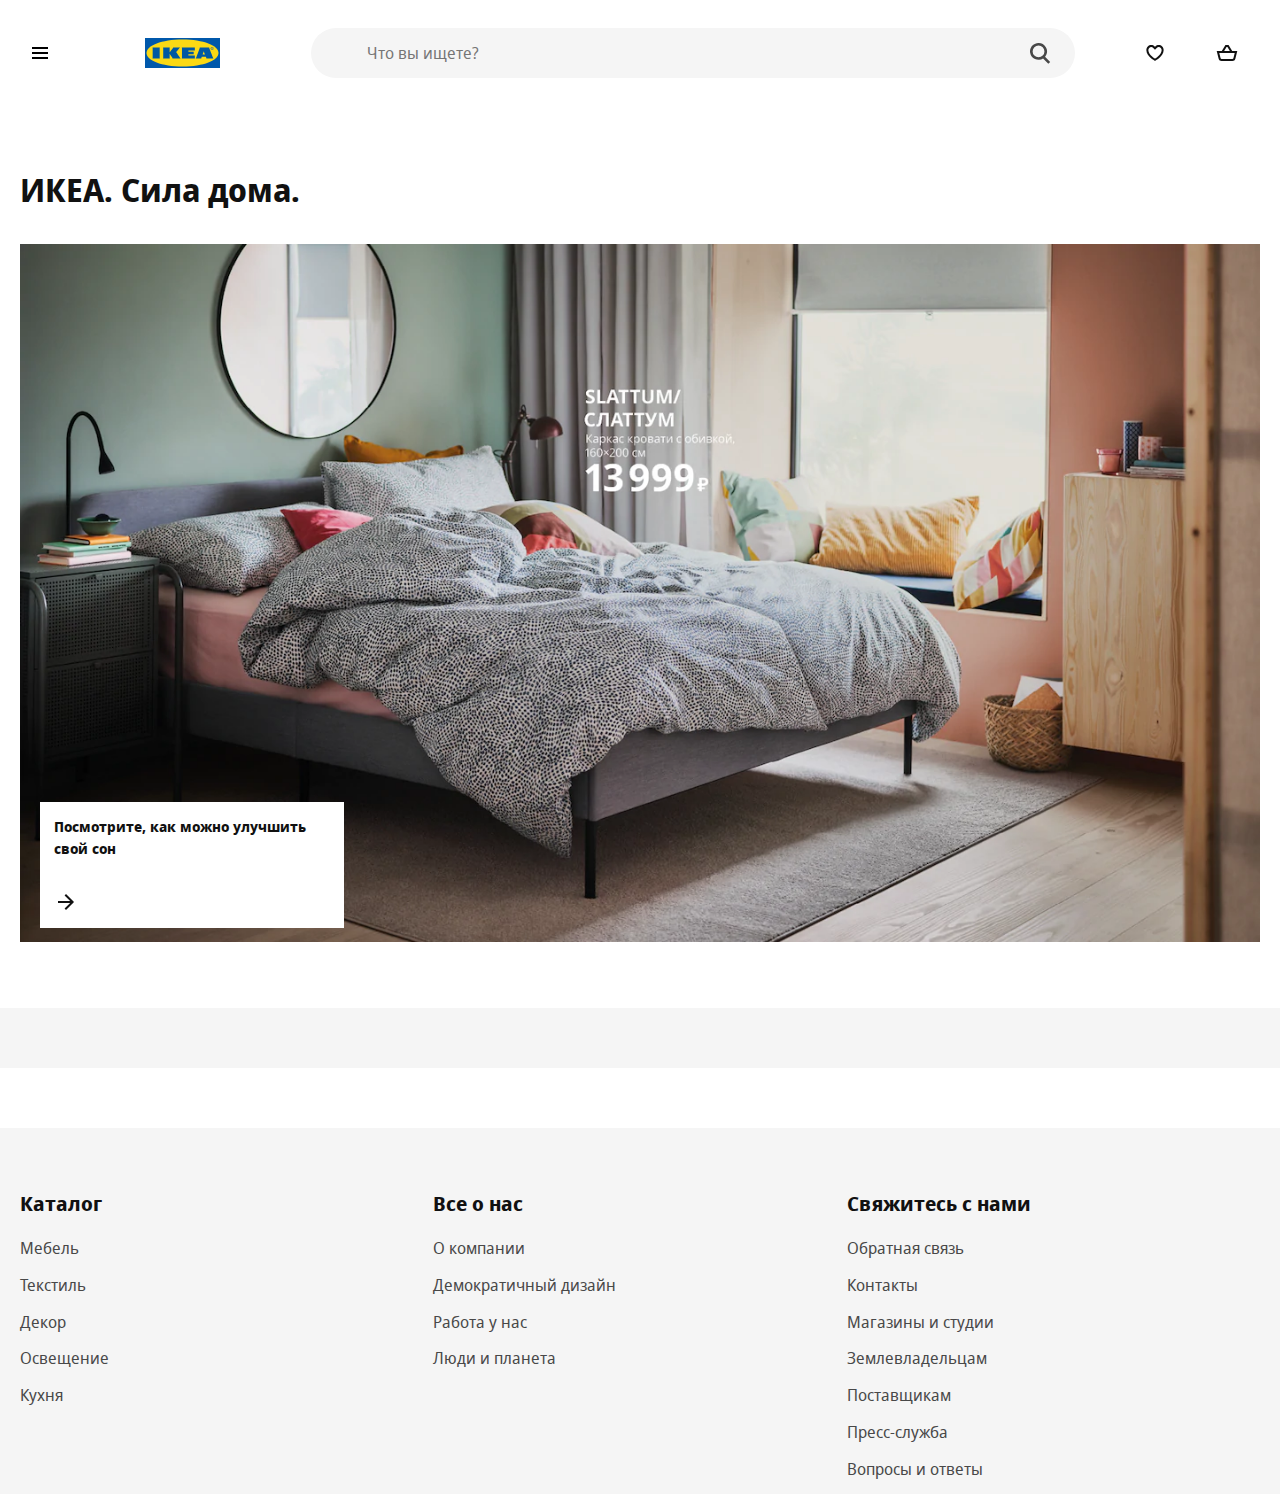
<file: index.html>
<!DOCTYPE html>
<html lang="en">
<head>
    <meta charset="UTF-8">
    <meta name="viewport"
          content="width=device-width, user-scalable=no, initial-scale=1.0, maximum-scale=1.0, minimum-scale=1.0">
    <meta http-equiv="X-UA-Compatible" content="ie=edge">
    <link rel="apple-touch-icon" sizes="180x180" href="favicon/apple-touch-icon.png">
    <link rel="icon" type="image/png" sizes="32x32" href="favicon/favicon-32x32.png">
    <link rel="icon" type="image/png" sizes="16x16" href="favicon/favicon-16x16.png">
    <link rel="mask-icon" href="favicon/safari-pinned-tab.svg" color="#0058ab">
    <meta name="msapplication-TileColor" content="#0058ab">
    <meta name="theme-color" content="#0058ab">
    <meta name="description" content="Магазин IKEA - все для твоего  комфрта, кек">
    <title>ИКЕА - официальный интернет-магазин мебели - IKEA</title>
    <link rel="stylesheet" href="styles.css">

    <script src="js/index.js" defer type="module"></script>

</head>
<body>

<main>
    <div class="container">
        <h1 class="main-header">ИКЕА. Сила дома.</h1>
        <aside class="offer">
            <a href="card.html#idd059">
                <picture>
                    <source srcset="image/b47e07ee97fd5f9bf030d258d462a945.webp" type="image/webp">
                    <img src="image/b47e07ee97fd5f9bf030d258d462a945.jpg" alt="СЛАТТУМ">
                </picture>

            </a>
            <a class="offer-extra" href="goods.html?subcat=Кровати">
                <p>Посмотрите, как можно улучшить свой сон</p>
                <svg focusable="false" viewBox="0 0 24 24" class="offer-arrow" aria-hidden="true">
                    <path fill-rule="evenodd" clip-rule="evenodd"
                          d="M19.2937 12.7074L20.0008 12.0003L19.2938 11.2932L12.0008 3.99927L10.5865 5.41339L16.1727 11.0003H4V13.0003H16.1723L10.5855 18.5868L11.9996 20.0011L19.2937 12.7074Z"></path>
                </svg>
            </a>
        </aside>
    </div>
</main>
<footer>
    <div class="container">
</body>
</html>
</file>
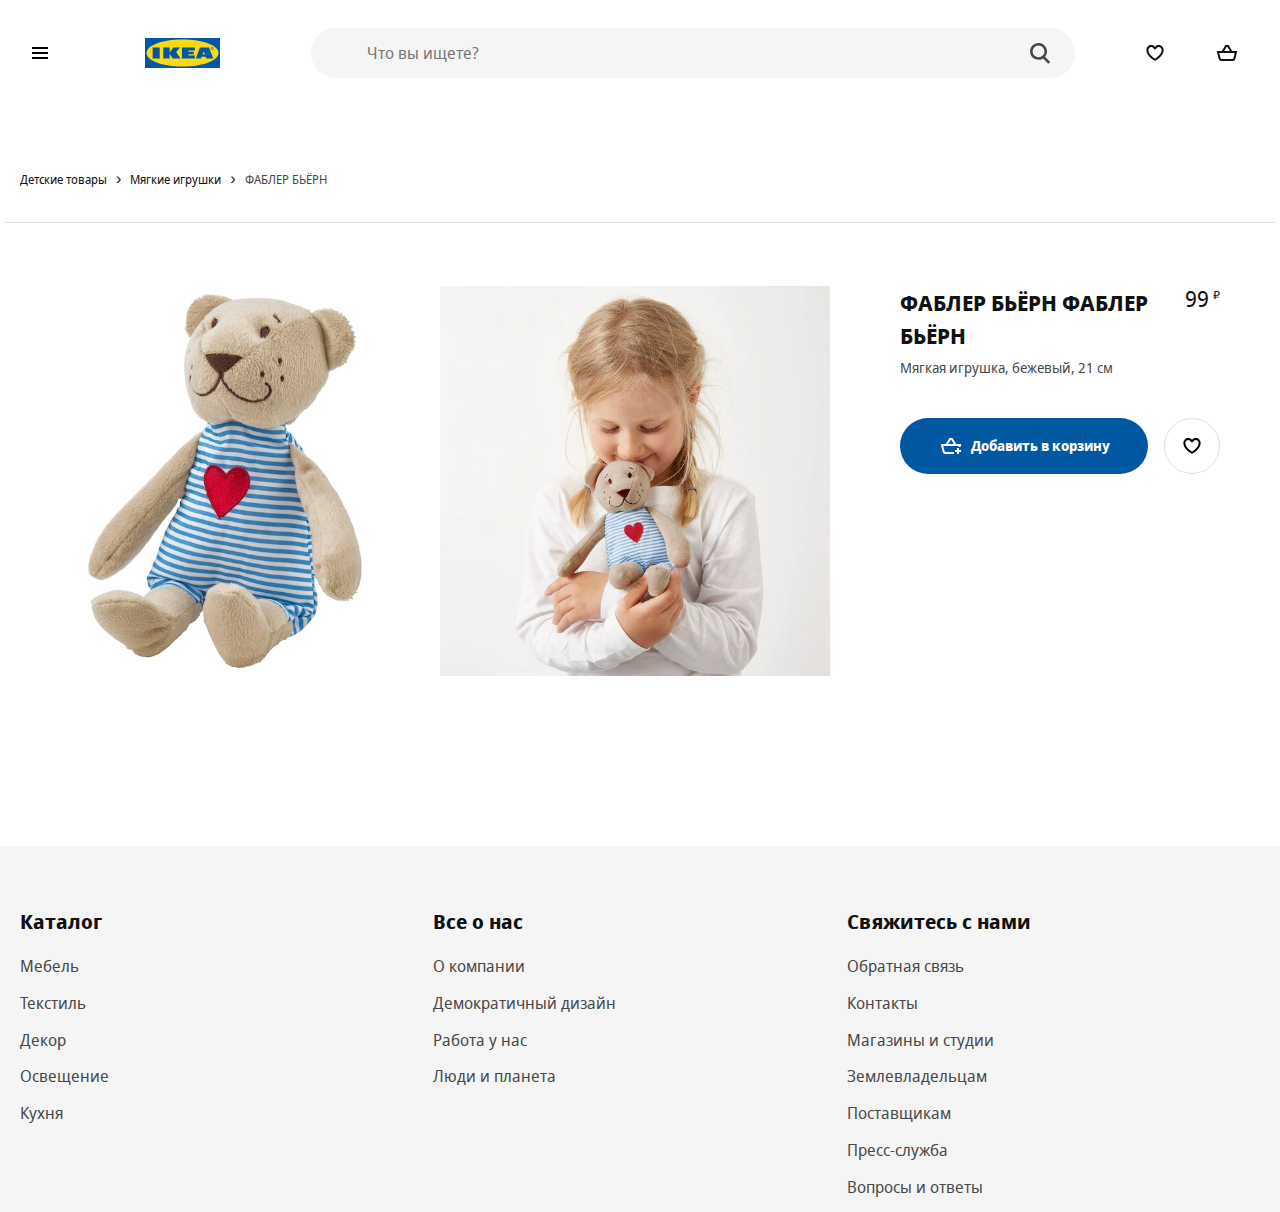
<file: card.html>
<!DOCTYPE html>
<html lang="en">
<head>
	<meta charset="UTF-8">
	<meta name="viewport" content="width=device-width, user-scalable=no, initial-scale=1.0, maximum-scale=1.0, minimum-scale=1.0">
	<meta http-equiv="X-UA-Compatible" content="ie=edge">
	<link rel="apple-touch-icon" sizes="180x180" href="favicon/apple-touch-icon.png">
	<link rel="icon" type="image/png" sizes="32x32" href="favicon/favicon-32x32.png">
	<link rel="icon" type="image/png" sizes="16x16" href="favicon/favicon-16x16.png">
	<link rel="mask-icon" href="favicon/safari-pinned-tab.svg" color="#0058ab">
	<meta name="msapplication-TileColor" content="#0058ab">
	<meta name="theme-color" content="#0058ab">
	<title>Детские игрушки - IKEA</title>
	<link rel="stylesheet" href="styles.css">

	<script src="js/index.js" defer type="module"></script>
</head>
<body>
<main>
	<div class="container">
		<div class="breadcrumb">
			<nav role="navigation" aria-label="Breadcrumb" class="breadcrumb__nav">
				<ul class="breadcrumb__list">

					<li class="breadcrumb__list-item">
						<a href="goods.html?cat=Детские товары" class="breadcrumb__link"><span>Детские товары</span></a>
					</li>

					<li class="breadcrumb__list-item">
						<a href="goods.html?cat=Мягкие игрушки" class="breadcrumb__link"><span>Мягкие игрушки</span></a>
					</li>

					<li class="breadcrumb__list-item">
						<a href="#" class="breadcrumb__link"><span>ФАБЛЕР БЬЁРН</span></a>
					</li>

				</ul>
			</nav>
		</div>

		<div class="good wrapper">
			<div class="good-images">
				<div class="good-image__item">
					<img src="image/fabler-byorn-myagkaya-igrushka-bezhevyy__0710165_PE727396_S5.jpg" alt="">
				</div>
				<div class="good-image__item">
					<img src="image/fabler-byorn-myagkaya-igrushka-bezhevyy__0876865_PE611124_S5.jpg" alt="">
				</div>
			</div>
			<div class="good-item"> <!-- not-in-stock - нет в наличии-->
				<p class="good-item__new">Новинка</p>

				<div class="good-item__section">
					<div>
						<h2 class="good-item__header">ФАБЛЕР БЬЁРН ФАБЛЕР БЬЁРН</h2>
						<p class="good-item__description">Мягкая игрушка, бежевый, 21 см</p>

					</div>
					<p class="good-item__price">
						<span class="good-item__empty">Нет в наличии</span>
						<span class="good-item__price-value">99</span>
						<span class="good-item__currency">₽</span>
					</p>

				</div>
				<div class="good-item__buttons">
					<button type="button" class="btn btn-good" data-idd="idd001">
						<svg focusable="false" viewBox="0 0 24 24" class="btn-good-svg" aria-hidden="true">
							<path fill-rule="evenodd" clip-rule="evenodd" d="M10.4372 4H10.9993H12.0003H12.9996H13.5616L13.8538 4.48014L17.2112 9.99713H21H22.2806L21.9702 11.2396L21.5303 13H19.4688L19.7194 11.9971H4.28079L5.59143 17.2397C5.70272 17.6848 6.1027 17.9971 6.56157 17.9971H15V19.9971H6.56157C5.18496 19.9971 3.98502 19.0602 3.65114 17.7247L2.02987 11.2397L1.71924 9.99713H3.00002H6.78793L10.145 4.48017L10.4372 4ZM12.4375 6L14.87 9.99713H9.12911L11.5614 6H12.0003H12.4375ZM17.9961 16V14H19.9961V16H21.9961V18H19.9961V20H17.9961V18H15.9961V16H17.9961Z"></path>
						</svg>

						<span class="btn-good__label">Добавить в корзину</span>
					</button>
					<button type="button" class="btn btn-add-wishlist" data-idd="idd001">
						<svg focusable="false" viewBox="0 0 24 24" class="btn-add-wishlist__svg" aria-hidden="true">
							<path fill-rule="evenodd" clip-rule="evenodd" d="M12.336 5.52055C14.2336 3.62376 17.3096 3.62401 19.2069 5.52129C20.2067 6.52115 20.6796 7.85005 20.6259 9.15761C20.6151 12.2138 18.4184 14.8654 16.4892 16.6366C15.4926 17.5517 14.5004 18.2923 13.7593 18.8036C13.3879 19.0598 13.0771 19.2601 12.8574 19.3973C12.7475 19.466 12.6601 19.519 12.5992 19.5555C12.5687 19.5737 12.5448 19.5879 12.5279 19.5978L12.5079 19.6094L12.502 19.6129L12.5001 19.614C12.5001 19.614 12.4989 19.6147 11.9999 18.748C11.501 19.6147 11.5005 19.6144 11.5005 19.6144L11.4979 19.6129L11.4919 19.6094L11.472 19.5978C11.4551 19.5879 11.4312 19.5737 11.4007 19.5555C11.3397 19.519 11.2524 19.466 11.1425 19.3973C10.9227 19.2601 10.612 19.0598 10.2405 18.8036C9.49947 18.2923 8.50726 17.5517 7.51063 16.6366C5.58146 14.8654 3.38477 12.2139 3.37399 9.15765C3.32024 7.85008 3.79314 6.52117 4.79301 5.52129C6.69054 3.62376 9.76704 3.62376 11.6646 5.52129L11.9993 5.856L12.3353 5.52129L12.336 5.52055ZM11.9999 18.748L11.5005 19.6144L11.9999 19.9019L12.4989 19.6147L11.9999 18.748ZM11.9999 17.573C12.1727 17.462 12.384 17.3226 12.6236 17.1573C13.3125 16.6821 14.2267 15.9988 15.1366 15.1634C17.0157 13.4381 18.6259 11.2919 18.6259 9.13506V9.11213L18.627 9.08922C18.6626 8.31221 18.3844 7.52727 17.7926 6.9355C16.6762 5.81903 14.866 5.81902 13.7495 6.9355L13.7481 6.93689L11.9965 8.68166L10.2504 6.9355C9.13387 5.81903 7.3237 5.81903 6.20722 6.9355C5.61546 7.52727 5.33724 8.31221 5.3729 9.08922L5.37395 9.11213V9.13507C5.37395 11.2919 6.98418 13.4381 8.86325 15.1634C9.77312 15.9988 10.6874 16.6821 11.3762 17.1573C11.6159 17.3226 11.8271 17.462 11.9999 17.573Z"></path>
						</svg>
					</button>
				</div>

			</div>
		</div>


	</div>
</main>
</body>
</html>
</file>
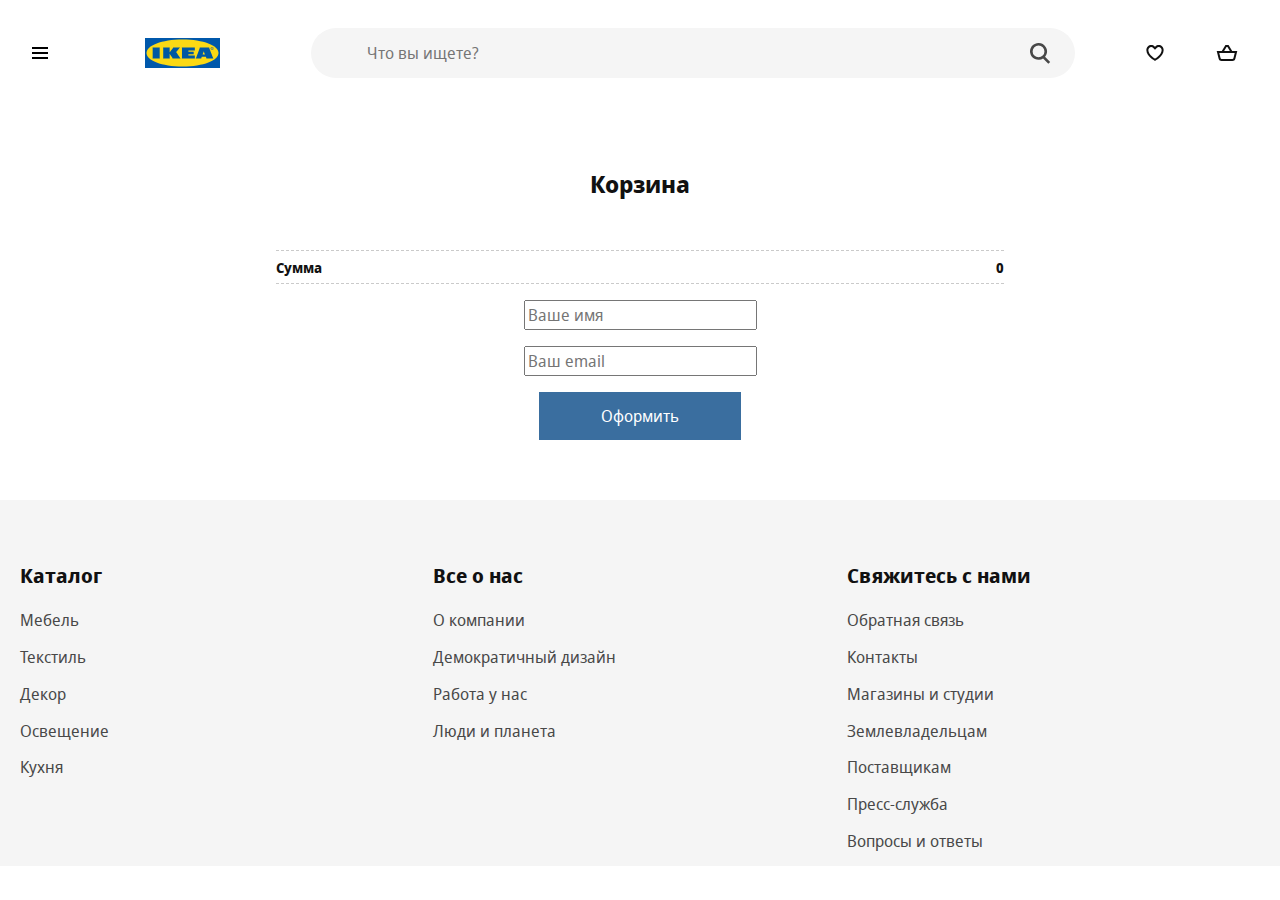
<file: cart.html>
<!DOCTYPE html>
<html lang="en">
<head>
	<meta charset="UTF-8">
	<meta name="viewport" content="width=device-width, user-scalable=no, initial-scale=1.0, maximum-scale=1.0, minimum-scale=1.0">
	<meta http-equiv="X-UA-Compatible" content="ie=edge">
	<link rel="apple-touch-icon" sizes="180x180" href="favicon/apple-touch-icon.png">
	<link rel="icon" type="image/png" sizes="32x32" href="favicon/favicon-32x32.png">
	<link rel="icon" type="image/png" sizes="16x16" href="favicon/favicon-16x16.png">
	<link rel="mask-icon" href="favicon/safari-pinned-tab.svg" color="#0058ab">
	<meta name="msapplication-TileColor" content="#0058ab">
	<meta name="theme-color" content="#0058ab">
	<title>Корзина - IKEA</title>
	<link rel="stylesheet" href="styles.css">

	<script src="js/index.js" defer type="module"></script>
</head>
<body>
<main>
	<div class="container cart-wrapper">
		<h2 class="cart-header">Корзина</h2>
		<ul class="cart-list">
			
		</ul>
		<div class="cart-total">
			<span class="cart-total-label">Сумма</span>
			<span class="cart-total-price">297.-</span>
		</div>

		<form id="form" class="cart-form">
			<label>
				<input type="text" name="name" placeholder="Ваше имя">
			</label>
			<label>
				<input type="email" name="email" placeholder="Ваш email">
			</label>
			<button type="submit" class="cart-checkout">Оформить</button>
		</form>
	</div>
</main>
</body>
</html>
</file>
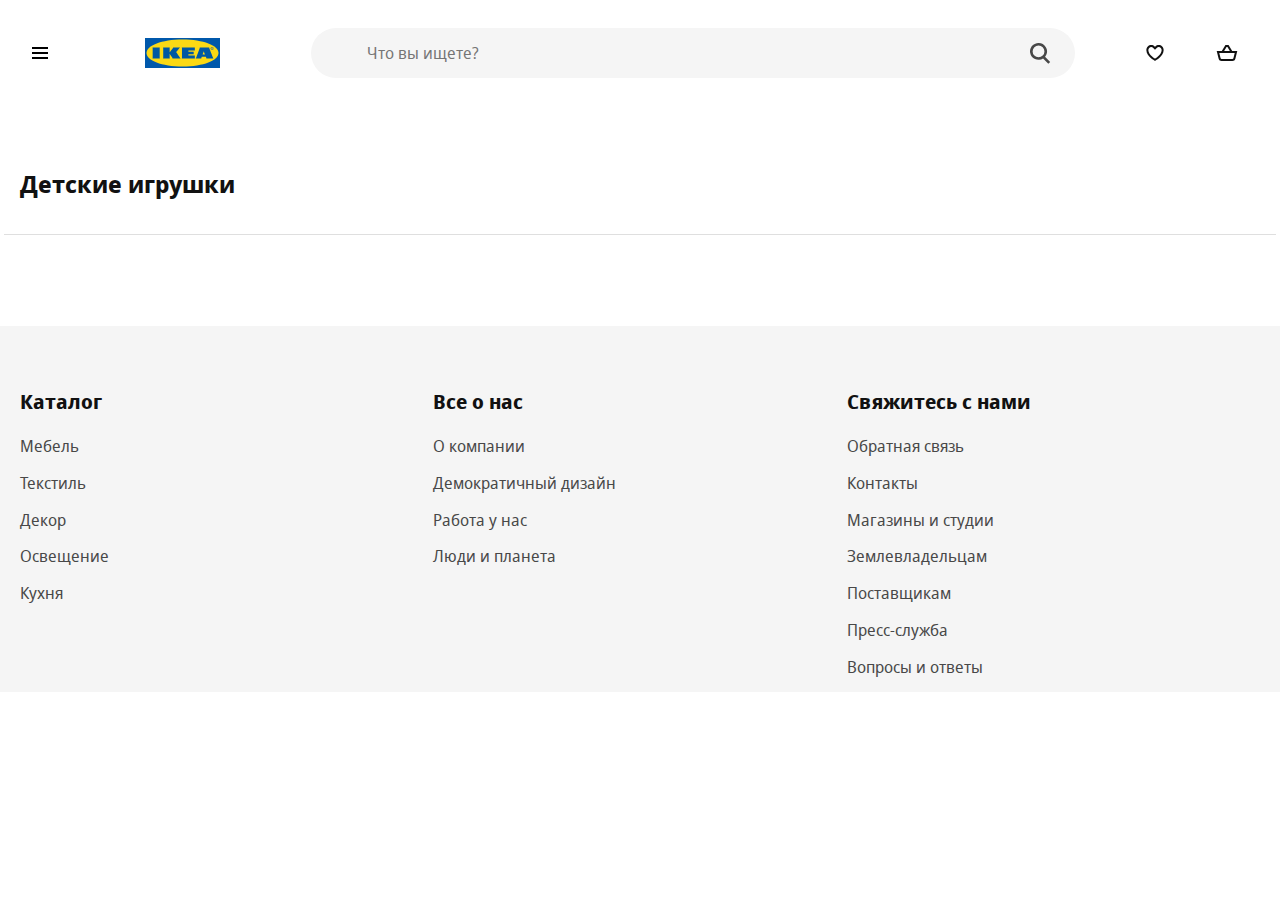
<file: goods.html>
<!DOCTYPE html>
<html lang="en">
<head>
	<meta charset="UTF-8">
	<meta name="viewport" content="width=device-width, user-scalable=no, initial-scale=1.0, maximum-scale=1.0, minimum-scale=1.0">
	<meta http-equiv="X-UA-Compatible" content="ie=edge">
	<link rel="apple-touch-icon" sizes="180x180" href="favicon/apple-touch-icon.png">
	<link rel="icon" type="image/png" sizes="32x32" href="favicon/favicon-32x32.png">
	<link rel="icon" type="image/png" sizes="16x16" href="favicon/favicon-16x16.png">
	<link rel="mask-icon" href="favicon/safari-pinned-tab.svg" color="#0058ab">
	<meta name="msapplication-TileColor" content="#0058ab">
	<meta name="theme-color" content="#0058ab">
	<title>Детские игрушки - IKEA</title>
	<link rel="stylesheet" href="styles.css">

	<script src="js/index.js" defer type="module"></script>
</head>
<body>
<main>
	<div class="container">
		<h2 class="main-header">Детские игрушки</h2>
		<div class="goods wrapper">
			<ul class="goods-list">	
			</ul>
		</div>
	</div>
</main>
</body>
</html>
</file>
<file: styles.css>
/*
* Prefixed by https://autoprefixer.github.io
* PostCSS: v7.0.29,
* Autoprefixer: v9.7.6
* Browsers: last 4 version
*/

@font-face {
	font-family: 'Noto Sans';
	src: local('Noto Sans Display Regular'), local('NotoSansDisplay-Regular'), url('../fonts/Notosansdisplayregular.woff2') format('woff2'), url('../fonts/Notosansdisplayregular.woff') format('woff');
	font-weight: 400;
	font-style: normal;
}

@font-face {
	font-family: 'Noto Sans';
	src: local('Noto Sans Display Italic'), local('NotoSansDisplay-Italic'), url('../fonts/Notosansdisplayitalic.woff2') format('woff2'), url('../fonts/Notosansdisplayitalic.woff') format('woff');
	font-weight: 400;
	font-style: italic;
}

@font-face {
	font-family: 'Noto Sans';
	src: local('Noto Sans Display Bold'), local('NotoSansDisplay-Bold'), url('../fonts/Notosansdisplaybold.woff2') format('woff2'), url('../fonts/Notosansdisplaybold.woff') format('woff');
	font-weight: 700;
	font-style: normal;
}

@font-face {
	font-family: 'Noto Sans';
	src: local('Noto Sans Display Bold Italic'), local('NotoSansDisplay-BoldItalic'), url('../fonts/Notosansdisplaybolditalic.woff2') format('woff2'), url('../fonts/Notosansdisplaybolditalic.woff') format('woff');
	font-weight: 700;
	font-style: italic;
}

html {
	-webkit-box-sizing: border-box;
	box-sizing: border-box;
}

*,
*::before,
*::after {
	-webkit-box-sizing: inherit;
	box-sizing: inherit;
}

body {
	min-width: 320px;
	margin: 0;

	background-color: #fff; /*под проект*/
	font-family: Noto Sans, Arial, sans-serif; /*в "" свой шрифт под проект*/

	font-size: 16px;
	color: #111;
	line-height: 1.5;
	-webkit-font-smoothing: subpixel-antialiased;
}

button, input {
	font: inherit;
}

button {
	cursor: pointer;
}

img {
	max-width: 100%;
	width: 100%;
	height: auto;
}

a {
	text-decoration: none;
	color: inherit;
}

ul {
	list-style: none;
	padding: 0;
	margin: 0;
}

h1, h2, h3, p {
	padding: 0;
	margin: 0;
}

/* container */

.container {
	max-width: 100rem;
	margin: 0 auto;
	padding: 0 1.25rem;
}

.visually-hidden {
	position: absolute !important;
	clip: rect(1px 1px 1px 1px);
	clip: rect(1px, 1px, 1px, 1px);
	padding: 0 !important;
	border: 0 !important;
	height: 1px !important;
	width: 1px !important;
	overflow: hidden;
}

/* при работе с float */

.clearfix::after {
	content: "";
	display: table;
	clear: both;
}

header {
	margin-bottom: 3.75rem;
}

.header {
	display: -ms-grid;
	display: grid;
	grid-gap: 1.25rem;
	-ms-grid-columns: 2fr 1.25rem 2fr 1.25rem 16fr 1.25rem 1fr 1.25rem 1fr;
	grid-template-columns: 2fr 2fr 16fr 1fr 1fr;
	-webkit-box-align: center;
	-ms-flex-align: center;
	align-items: center;
	padding: 1.75rem 0;
}

footer {
	background-color: #f5f5f5;
	margin-top: 3.75rem;
	padding: 3.75rem 0 0 0;
}

.footer {
	display: -ms-grid;
	display: grid;
	-ms-grid-columns: 1fr 1fr 1fr;
	grid-template-columns: 1fr 1fr 1fr;
}

.main-header {
	margin-bottom: 1.875rem
}

.btn {
	background-color: transparent;
	outline: transparent;
	border-radius: 50%;
	width: 40px;
	height: 40px;
	display: -webkit-box;
	display: -ms-flexbox;
	display: flex;
	-webkit-box-align: center;
	-ms-flex-align: center;
	align-items: center;
	-webkit-box-pack: center;
	-ms-flex-pack: center;
	justify-content: center;
	border: 1px solid transparent;
}

.btn:hover {
	background-color: #f5f5f5;
	color: #111;
}

.svg-icon {
	fill: currentColor;
}

.logo {
	text-align: center;
	width: 75px;
	height: 30px;

}

.search {
	position: relative;
	-webkit-box-flex: 1;
	-ms-flex-positive: 1;
	flex-grow: 1;
	height: 50px;
	margin: 0 40px;
}

.search-input {
	-webkit-appearance: none;
	-moz-appearance: none;
	appearance: none;
	background-color: #f5f5f5;
	display: block;
	appearance: none;
	width: 100%;
	height: 100%;
	padding: .5rem 3.5rem;
	margin: 0 auto;
	line-height: 1.5;
	border: 0;
	border-radius: 50em;
	outline: 0;
	-webkit-box-shadow: none;
	box-shadow: none;
	-webkit-transition: background .2s;
	-o-transition: background .2s;
	transition: background .2s;
}

.search-btn {
	position: absolute;
	top: 0.9rem;
	right: 0.9rem;
	background-image: url("data:image/svg+xml;charset=utf-8,%3Csvg width='16' height='17' fill='%23484848' xmlns='http://www.w3.org/2000/svg'%3E%3Cpath fill-rule='evenodd' clip-rule='evenodd' d='M6.5 11a4.5 4.5 0 110-9 4.5 4.5 0 010 9zm4.968-.307a6.5 6.5 0 10-1.514 1.315l3.996 3.996 1.414-1.414-3.896-3.897z'/%3E%3C/svg%3E");
	background-repeat: no-repeat;
	background-size: contain;
	width: 2.5rem;
	height: 1.5rem;
	background-position: center;
}

.offer {
	position: relative;
}

.offer-extra {
	position: absolute;
	padding: .9rem;
	color: #111;
	left: 1.25rem;
	bottom: 1.25rem;
	display: -webkit-box;
	display: -ms-flexbox;
	display: flex;
	background: #fff;
	-webkit-box-orient: vertical;
	-webkit-box-direction: normal;
	-ms-flex-direction: column;
	flex-direction: column;
	-webkit-box-align: start;
	-ms-flex-align: start;
	align-items: flex-start;
	max-width: 19rem;
	min-width: 13rem;
	font-size: .9rem;
	line-height: 1.5;
	font-weight: bold;
	word-break: break-word;
}

.offer-arrow {
	display: inline-block;
	height: 1.5rem;
	width: 1.5rem;
	vertical-align: middle;
	fill: currentColor;
	margin-top: 1.875rem;

}


.footer-header {
	line-height: 2rem;
	font-size: 1.25rem;
	padding: 0 0 1rem 0;

}

.footer-list {
	margin-bottom: .8rem;
}

.footer-list > a {
	color: #484848;
}

.footer-list > a:hover {
	color: #111;
	text-decoration: underline;
}

.catalog {
	position: fixed;
	z-index: 999;
	top: 0;
	left: -100%;
	bottom: 0;
	background-color: #fff;
	overflow-y: auto;
	overflow-x: hidden;
	-webkit-transition: left 0.2s 0s;
	-o-transition: left 0.2s 0s;
	transition: left 0.2s 0s;
	width: 20rem;
	padding: 6rem 4rem 3rem;

}

.catalog.open {
	left: 0;
}

.catalog-btn {
	position: absolute;
	top: 3rem;
	left: 3rem;
}

.catalog-list__item,
.subcatalog-list__item {
	cursor: pointer;
	color: #111;


}

.catalog-list__item a,
.subcatalog-list__item a {
	text-decoration: underline;
	display: block;
}

.catalog-list__item a {
	padding: .5rem 1.5rem .5rem 0;
}

.subcatalog-list__item a {
	padding: .5rem 0;
}

.catalog-list__item:hover a,
.subcatalog-list__item:hover a {
	text-decoration: underline;
}

.catalog-list__item.active {
	background-repeat: no-repeat;
	background-position: right 0 center;
	background-image: url('data:image/svg+xml;utf8,<svg width="24" height="24" viewBox="0 0 24 24" fill="none" xmlns="http://www.w3.org/2000/svg"><path fill-rule="evenodd" clip-rule="evenodd" d="M15.5996 11.9999L9.81456 17.7857L8.40026 16.3716L12.7714 11.9999L8.40026 7.62823L9.81457 6.21411L15.5996 11.9999Z" fill="%23959595"/></svg>');
}

.subcatalog {
	position: fixed;
	z-index: 998;
	top: 0;
	left: -100%;
	bottom: 0;
	background-color: #fff;
	overflow-y: auto;
	overflow-x: hidden;
	-webkit-transition: left, right 0.2s 0s;
	-o-transition: left, right 0.2s 0s;
	transition: left, right 0.2s 0s;
	width: 25rem;
	padding: 6rem 4rem 3rem;
	border-left: 2px solid #ccc;
}

.subcatalog.subopen {
	left: 20rem;
	display: block;
}

.overlay {
	display: block;
	position: fixed;
	z-index: 899;
	top: 0;
	bottom: 0;
	right: 0;
	left: 0;
	background-color: black;
	-webkit-transition: all .2s ease;
	-o-transition: all .2s ease;
	transition: all .2s ease;
	opacity: 0;
	pointer-events: none;
}

.overlay.active {
	opacity: 0.25;
	pointer-events: all;
}


.wrapper {
	position: relative;
	margin-top: 4rem;
}

.wrapper:before {
	content: '';
	width: calc(100% + 2rem);
	display: block;
	position: absolute;
	top: -2rem;
	z-index: 99;
	margin: 0 -1rem;
	border-bottom: 1px solid #dfdfdf;
}

.good {
	display: -ms-grid;
	display: grid;
	-ms-grid-columns: minmax(0, 1fr) 1.25rem minmax(0, 1fr) 1.25rem minmax(0, 1fr) 1.25rem minmax(0, 1fr) 1.25rem minmax(0, 1fr) 1.25rem minmax(0, 1fr) 1.25rem minmax(0, 1fr) 1.25rem minmax(0, 1fr) 1.25rem minmax(0, 1fr) 1.25rem minmax(0, 1fr) 1.25rem minmax(0, 1fr) 1.25rem minmax(0, 1fr);
	grid-template-columns: repeat(12, minmax(0, 1fr));
	grid-column-gap: 1.25rem;
	padding-top: 2rem;
}

.good-images {
	display: -webkit-box;
	display: -ms-flexbox;
	display: flex;
	-ms-flex-wrap: wrap;
	flex-wrap: wrap;
	-ms-grid-column: 1;
	grid-column-start: 1;
	-ms-grid-column-span: 8;
	grid-column-end: 9;
	-ms-flex-pack: distribute;
	justify-content: space-around;


}

.good-image__item {
	width: calc(50% - 1.25rem);
	margin-left: .625rem;
	margin-right: .625rem;
	min-height: 500px;
}


.good-item {
	-ms-grid-column: 9;
	grid-column-start: 9;
	-ms-grid-column-span: 4;
	grid-column-end: 13;
	padding: 0 2.5rem;
}

.good-item__section {
	margin-bottom: 2.5rem;
}

.good-item__new {
	display: none;
}


.good-item__empty {
	display: none;
}

.not-in-stock .good-item__empty {
	display: block;
}

.not-in-stock .btn-good {
	display: none;
}

.good-item__header {
	font-size: 1.375rem;
	line-height: 1.5;
	font-weight: 700;
	text-transform: uppercase;
	margin-bottom: .3rem;
}

.good-item__description {
	line-height: 1.5;
	letter-spacing: 0;
	font-weight: 400;
	color: #484848;
	font-size: .875rem;
}

.good-item__price {
	white-space: nowrap;
	text-align: right;
}

.good-item__section {
	display: -webkit-box;
	display: -ms-flexbox;
	display: flex;
	-webkit-box-pack: justify;
	-ms-flex-pack: justify;
	justify-content: space-between;
}

.good-item__price-value {
	line-height: 1.1875;
	font-size: 1.375rem;
}

.good-item__currency {
	line-height: .9;
	font-size: .6875rem;
	vertical-align: text-top;
}

.not-in-stock .good-item__price-value,
.not-in-stock .good-item__currency {
	display: none;
}

.good-item__buttons {
	display: -webkit-box;
	display: -ms-flexbox;
	display: flex;
	-webkit-box-pack: justify;
	-ms-flex-pack: justify;
	justify-content: space-between;
	-webkit-box-align: center;
	-ms-flex-align: center;
	align-items: center;
	width: 100%;
}

.btn-good {
	margin-right: 1rem;
	-webkit-box-flex: 1;
	-ms-flex-positive: 1;
	flex-grow: 1;
	-ms-flex-negative: 1;
	flex-shrink: 1;
	position: relative;
	background: #0058a3;
	color: #fff;
	border-radius: 52px;
	padding: 0 2rem;
	display: -webkit-box;
	display: -ms-flexbox;
	display: flex;
	height: 3.5rem;
	-webkit-box-align: center;
	-ms-flex-align: center;
	align-items: center;
}

.btn-good-svg {
	margin-right: .5rem;
	vertical-align: top;
	-ms-flex-negative: 0;
	flex-shrink: 0;
	display: inline-block;
	height: 1.5rem;
	width: 1.5rem;
	fill: #fff;
}

.btn-good:hover {
	color: #0058a3;
}

.btn-good:hover .btn-good-svg {
	fill: #0058a3;
}

.btn-good__label {
	text-align: center;
	border: 0;
	font-weight: 700;
	font-size: .875rem;
	line-height: 1.42857;
}

.btn-add-wishlist {
	background: rgba(0, 0, 0, 0);
	color: #111;
	border-radius: 40px;
	padding: 0 .9375rem;
	border: 1px solid #dfdfdf;
	height: 3.5rem;
	width: 3.5rem;
	margin-left: auto;
}

.btn-add-wishlist__svg {
	height: 1.5rem;
	width: 1.5rem;

}

.btn-add-wishlist:hover .btn-add-wishlist__svg {
	fill: red;
}

.btn-add-wishlist.contains-wishlist .btn-add-wishlist__svg {
	fill: red;

}

.btn-add-wishlist:hover.contains-wishlist .btn-add-wishlist__svg {
	fill: black;
}


.goods-list {
	display: -ms-grid;
	display: grid;
	grid-gap: 1.25rem;
	grid-template-columns: repeat(4, 1fr);
}

.goods-list__item {
	margin-bottom: 2rem;
}


.goods-item {
	position: relative;
	display: -webkit-box;
	display: -ms-flexbox;
	display: flex;
	-webkit-box-orient: vertical;
	-webkit-box-direction: normal;
	-ms-flex-direction: column;
	flex-direction: column;
	-webkit-box-pack: justify;
	-ms-flex-pack: justify;
	justify-content: space-between;
	height: 100%;
}

.goods-item__img {
	height: 380px;
	display: table-cell;
	vertical-align: middle
}


.btn-add-card {
	position: absolute;
	opacity: 0;
	-webkit-transition: opacity 0.2s 0s;
	-o-transition: opacity 0.2s 0s;
	transition: opacity 0.2s 0s;
	right: 1rem;
	bottom: 0.5rem;
	background-color: rgb(0, 88, 163);
	border: 1px solid rgb(0, 88, 163);
	background-repeat: no-repeat;
	background-position: center;
	background-image: url("data:image/svg+xml;utf8,<svg width='24' height='24' xmlns='http://www.w3.org/2000/svg' viewBox='0 0 24 24'><path fill-rule='evenodd' clip-rule='evenodd' d='M10.4372 4H10.9993H12.0003H12.9996H13.5616L13.8538 4.48014L17.2112 9.99713H21H22.2806L21.9702 11.2396L21.5303 13H19.4688L19.7194 11.9971H4.28079L5.59143 17.2397C5.70272 17.6848 6.1027 17.9971 6.56157 17.9971H15V19.9971H6.56157C5.18496 19.9971 3.98502 19.0602 3.65114 17.7247L2.02987 11.2397L1.71924 9.99713H3.00002H6.78793L10.145 4.48017L10.4372 4ZM12.4375 6L14.87 9.99713H9.12911L11.5614 6H12.0003H12.4375ZM17.9961 16V14H19.9961V16H21.9961V18H19.9961V20H17.9961V18H15.9961V16H17.9961Z' fill='white' /></svg>");
}

.btn-add-card:hover {
	background-color: rgb(255, 255, 255);
	background-image: url("data:image/svg+xml;utf8,<svg width='24' height='24' xmlns='http://www.w3.org/2000/svg' viewBox='0 0 24 24'><path fill-rule='evenodd' clip-rule='evenodd' d='M10.4372 4H10.9993H12.0003H12.9996H13.5616L13.8538 4.48014L17.2112 9.99713H21H22.2806L21.9702 11.2396L21.5303 13H19.4688L19.7194 11.9971H4.28079L5.59143 17.2397C5.70272 17.6848 6.1027 17.9971 6.56157 17.9971H15V19.9971H6.56157C5.18496 19.9971 3.98502 19.0602 3.65114 17.7247L2.02987 11.2397L1.71924 9.99713H3.00002H6.78793L10.145 4.48017L10.4372 4ZM12.4375 6L14.87 9.99713H9.12911L11.5614 6H12.0003H12.4375ZM17.9961 16V14H19.9961V16H21.9961V18H19.9961V20H17.9961V18H15.9961V16H17.9961Z' fill='rgb(0, 88, 163)' /></svg>");

}

.goods-item:hover .btn-add-card {
	opacity: 1;
}

.goods-item__header {
	margin-top: auto;
	margin-bottom: 1rem;
}

.goods-item__new {
	line-height: 1.42857;
	color: #ca5008;
	font-weight: 700;
	font-size: 0.8rem;
}

.goods-item__link {
	display: block;
	height: 100%;
}

.goods-item__description {
	margin-bottom: 1rem;
	font-size: .875rem;
	line-height: 1.42857;
}

.goods-item__price {
	min-height: calc(40px + 0.5rem);
	padding-bottom: 0.5rem;
	font-weight: 700;
}

.goods-item__price-value {
	font-size: 1.375rem;
}

.goods-item__currency {
	line-height: .9;
	font-size: .6875rem;
	vertical-align: text-top;
}


.breadcrumb__list-item {
	display: inline;
}

.breadcrumb__list-item:after {
	content: "\0203A";
	display: inline;
	margin: 0 .3125rem;
	font-size: 1rem;
	line-height: 1.125;
}

.breadcrumb__list-item:last-child:after {
	content: "";
}

.breadcrumb__link {
	font-size: .75rem;
	line-height: 1.5;
	font-weight: 400;
	vertical-align: middle;
}

.breadcrumb__list-item:last-child .breadcrumb__link {
	color: #484848;
	pointer-events: none;
	cursor: auto;
}

.cart-wrapper {
	max-width: 768px;
}

.cart-header {
	text-align: center;
}

.product {
	display: -ms-grid;
	display: grid;
	-ms-grid-columns: 152px 4fr 6fr;
	grid-template-columns: 152px 4fr 6fr;
	-ms-grid-rows: auto;
	grid-template-rows: auto;
	font-size: .81rem;
	line-height: 1.385;
}

.product > *:nth-child(1) {
	-ms-grid-row: 1;
	-ms-grid-column: 1;
}

.product > *:nth-child(2) {
	-ms-grid-row: 1;
	-ms-grid-column: 2;
}

.product > *:nth-child(3) {
	-ms-grid-row: 1;
	-ms-grid-column: 3;
}

.product__image-container {
	-ms-grid-column: 1;
	grid-column: 1;
	-ms-grid-row: 1;
	-ms-grid-row-span: 2;
	grid-row: 1/3;
	padding-right: 1rem;
}

.product__description {
	-ms-grid-column: 2;
	grid-column: 2;
	-ms-grid-row: 1;
	grid-row: 1;
}

.product__name {
	font-size: 1.2rem;
	margin-bottom: .5rem;
	font-weight: 700;
	text-transform: uppercase;
	word-break: break-word;
}

.product__prices {
	-ms-grid-column: 3;
	grid-column: 3;
	-ms-grid-row: 1;
	grid-row: 1;
	text-align: right;
	padding-top: 0;
}

.product__controls {
	-ms-grid-column: 3;
	grid-column: 3;
	-ms-grid-row: 2;
	grid-row: 2;
	margin-top: .5rem;
	display: -webkit-box;
	display: -ms-flexbox;
	display: flex;
	-webkit-box-pack: end;
	-ms-flex-pack: end;
	justify-content: flex-end;
}

.btn-remove {
	color: #444;
	border-color: #666;
	border-radius: unset;
}

.product__total {
	font-weight: 700;
	font-size: 1.06rem;
	line-height: 1.2;
}

.product-controls__remove {
	width: 12.5%;
}

.product-controls__quantity {
	width: 25%;
	margin-left: .5rem;
}

.cart-header {
	margin-bottom: 3rem;
}

.cart-item {
	margin-bottom: 2rem;
}

.cart-total {
	display: -webkit-box;
	display: -ms-flexbox;
	display: flex;
	-webkit-box-pack: justify;
	-ms-flex-pack: justify;
	justify-content: space-between;
	padding: .35rem 0;
	font-weight: 700;
	font-size: 14px;
	text-align: initial;
	border: dashed #cacaca;
	border-width: 1px 0;
}

.cart-checkout {
	color: #ffffff;
	padding: 12px 62px;
	background-color: #3a6e9f;
	border: none;
	display: block;
	margin: 1rem auto;
}

.cart-form {
	margin: 1rem 0;
	text-align: center;
}

.cart-form label {
	display: block;
	margin: 1rem;
}

select {
	width: 100%;
	max-width: 352px;
	height: 40px;
	margin: 0;
	padding: 0 10px;
	border: 1px solid #667;
	border-radius: 2px;
	background: #fff url(../image/chevron-down-thin-24.1667eab2.svg) no-repeat right 8px center/1.5rem;
	-webkit-appearance: none;
	-moz-appearance: none;
	appearance: none;
	font-size: 1rem;
	line-height: 1.15;
	font-family: inherit;
	text-transform: none;
}

@media (max-width: 1200px) {
	.goods-list {
		grid-template-columns: repeat(3, 1fr);
	}
}

@media (max-width: 768px) {
	.goods-list {
		grid-template-columns: repeat(2, 1fr);
	}

	.header {
		-ms-grid-columns: 1fr 1.25rem 2fr 1.25rem 1fr 1.25rem 1fr;
		grid-template-columns: 1fr 2fr 1fr 1fr;
		-ms-grid-rows: auto 1.25rem auto 1.25rem auto;
		grid-template-areas: "burger logo wishlist cart" "main main . sidebar" "footer footer footer footer";
	}

	.btn-burger {
		grid-area: burger;
	}

	.logo {
		grid-area: logo;
	}

	.btn-wishlist {
		grid-area: wishlist;
	}

	.btn-cart {
		grid-area: cart;
	}

	.search {
		grid-area: search;
		-ms-grid-row: 2;
		grid-row: 2;
		-ms-grid-column-span: 5;
		grid-column-end: 6;
		-ms-grid-column: 1;
		grid-column-start: 1;
		margin: 0;
	}

	.footer {
		-ms-grid-rows: auto;
		grid-template-rows: auto;
		-webkit-box-pack: center;
		-ms-flex-pack: center;
		justify-content: center;
		grid-template-areas: "catalog" "about" "connection";
		-ms-grid-columns: 300px;
		grid-template-columns: 300px

	}

	.footer-catalog {
		grid-area: catalog;
		margin-bottom: 50px;
	}

	.footer-about {
		grid-area: about;
		margin-bottom: 50px;
	}

	.footer-connection {
		grid-area: connection;
		margin-bottom: 50px;
	}

	.catalog {
		width: 50%;
	}

	.subcatalog {
		width: 50%;
		left: auto;
		right: -100%;
	}

	.subcatalog.subopen {
		right: 0;
		left: auto;
	}
}

@media (max-width: 768px) {

	.footer-catalog {
		-ms-grid-row: 1;
		-ms-grid-column: 1

	}

	.footer-about {
		-ms-grid-row: 2;
		-ms-grid-column: 1

	}

	.footer-connection {
		-ms-grid-row: 3;
		-ms-grid-column: 1

	}
}

@media (max-width: 768px) {

	.btn-burger {
		-ms-grid-row: 1;
		-ms-grid-column: 1;
	}

	.logo {
		-ms-grid-row: 1;
		-ms-grid-column: 3;
	}

	.btn-wishlist {
		-ms-grid-row: 1;
		-ms-grid-column: 5;
	}

	.btn-cart {
		-ms-grid-row: 1;
		-ms-grid-column: 7;
	}
}

@media (max-width: 576px) {
	.goods-list {
		-ms-grid-columns: 1fr;
		grid-template-columns: 1fr;
	}

	.catalog {
		width: 100%;
	}

	.subcatalog {
		z-index: 999;
		width: 100%;
	}

	.subcatalog.subopen {
		right: 0;
	}
}
</file>
